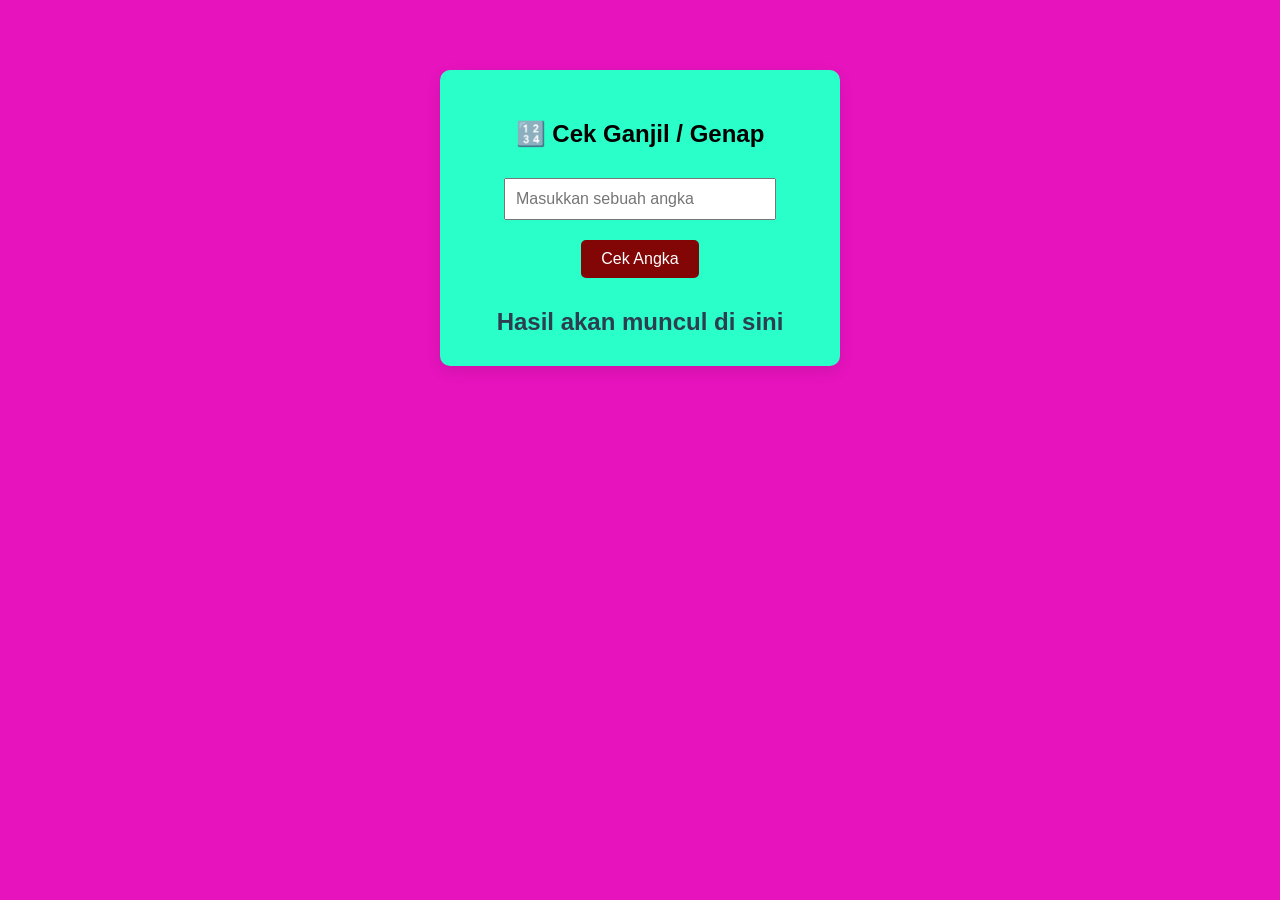
<file: pertemuan_5/GanjilGenap.html>
<!DOCTYPE html>
<html>

<head>
    <title>Cek Ganjil Genap</title>

    <style>
        body {
            font-family: Arial, sans-serif;
            max-width: 400px;
            margin: 50px auto;
            padding: 20px;
            background: #e713bd;
        }

        .container {
            background: rgb(42, 255, 202);
            padding: 30px;
            border-radius: 10px;
            box-shadow: 0 5px 15px rgba(0, 0, 0, 0.1);
            text-align: center;
        }

        input {
            padding: 10px;
            margin: 10px;
            font-size: 16px;
            width: 80%;
            box-sizing: border-box;
        }

        button {
            padding: 10px 20px;
            margin: 10px;
            font-size: 16px;
            background: #820606;
            color: white;
            border: none;
            border-radius: 5px;
            cursor: pointer;
        }

        button:hover {
            background: #c4df9b;
        }

        .hasil {
            font-size: 24px;
            font-weight: bold;
            color: #2c3e50;
            margin-top: 20px;
        }
    </style>
</head>

<body>

    <div class="container">

        <h2>🔢 Cek Ganjil / Genap</h2>

        <input 
            type="number" 
            id="angka" 
            placeholder="Masukkan sebuah angka"
        >

        <br>

        <button onclick="cekGanjilGenap()">Cek Angka</button>

        <div class="hasil">
            <span id="hasil">Hasil akan muncul di sini</span>
        </div>

    </div>

    <script>
        function cekGanjilGenap() {

            // Mengambil nilai angka dari input
            let angka = parseInt(document.getElementById("angka").value);

            // Mengecek apakah input kosong
            if (isNaN(angka)) {
                document.getElementById("hasil").innerHTML =
                    "Silakan masukkan angka!";
                return;
            }

            // Mengecek ganjil atau genap menggunakan modulus % 2
            if (angka % 2 === 0) {
                document.getElementById("hasil").innerHTML =
                    "Angka " + angka + " adalah GENAP";
            } else {
                document.getElementById("hasil").innerHTML =
                    "Angka " + angka + " adalah GANJIL";
            }
        }
    </script>

</body>

</html>
</file>
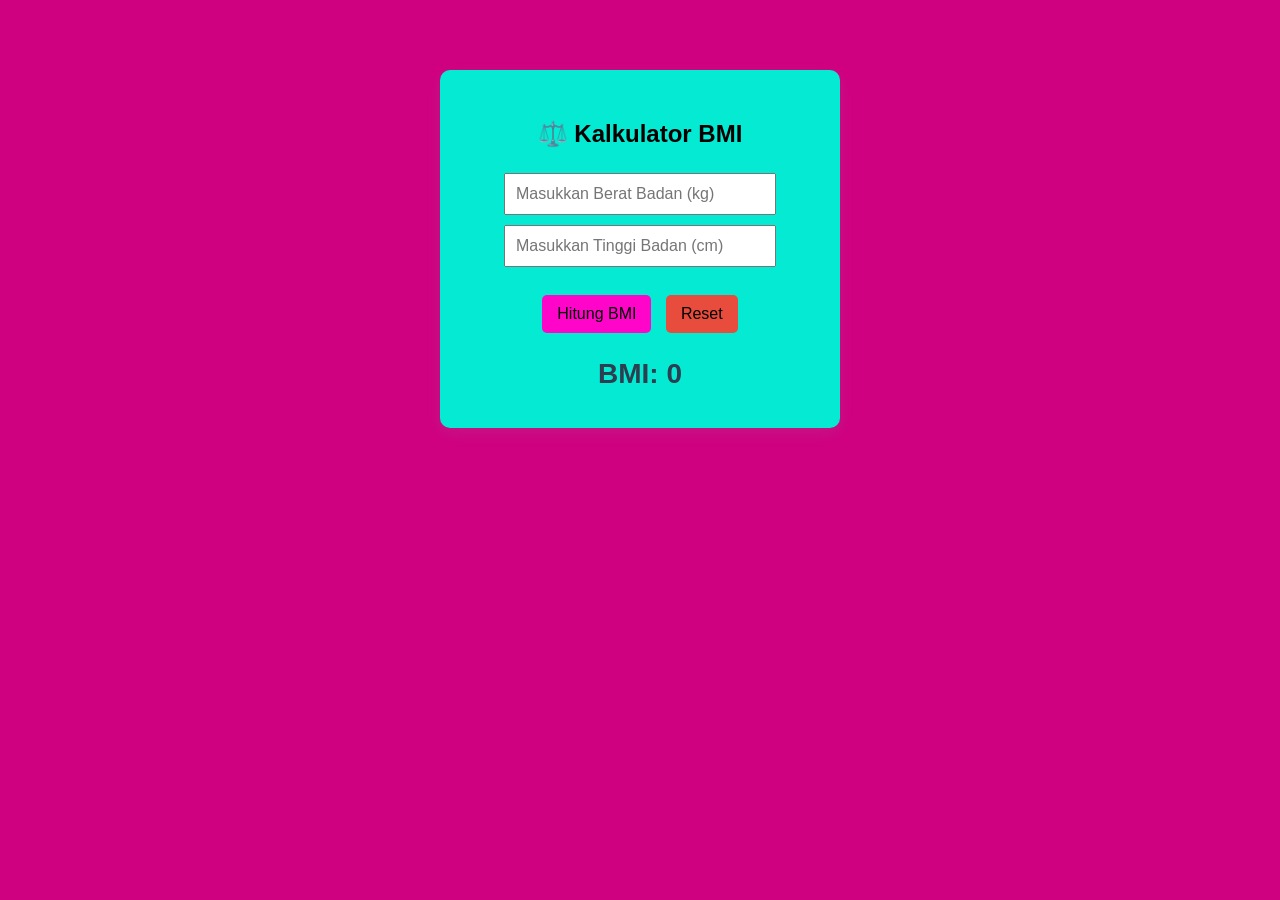
<file: pertemuan_5/KalkulatorBMI.html>
<!DOCTYPE html>
<html>

<head>
    <title>Kalkulator BMI</title>
    <style>
        body {
            font-family: Arial, sans-serif;
            max-width: 400px;
            margin: 50px auto;
            padding: 20px;
            background: #d00181;
        }

        .kalkulator {
            background: rgb(4, 234, 211);
            padding: 30px;
            border-radius: 10px;
            box-shadow: 0 5px 15px lch(75.33% 42.99 163.71 / 0.1);
            text-align: center;
        }

        input {
            padding: 10px;
            margin: 5px;
            font-size: 16px;
            width: 80%;
            box-sizing: border-box;
        }

        button {
            padding: 10px 15px;
            margin: 5px;
            font-size: 16px;
            background: #ff05c9;
            color: rgb(0, 0, 0);
            border: none;
            border-radius: 5px;
            cursor: pointer;
        }

        button:hover {
            background: #ffbff1;
        }

        .hasil {
            font-size: 28px;
            font-weight: bold;
            color: #2c3e50;
            margin-top: 20px;
        }

        .kategori {
            font-size: 16px;
            font-weight: bold;
            margin-top: 8px;
        }
    </style>
</head>

<body>
    <div class="kalkulator">
        <h2>⚖️ Kalkulator BMI</h2>

        <input type="number" id="berat" placeholder="Masukkan Berat Badan (kg)"><br>
        <input type="number" id="tinggi" placeholder="Masukkan Tinggi Badan (cm)"><br><br>

        <button onclick="hitungBMI()">Hitung BMI</button>
        <button onclick="reset()" style="background: #e74c3c;">Reset</button>

        <div class="hasil">BMI: <span id="hasilAngka">0</span></div>
        <div class="kategori" id="kategoriBMI"></div>
    </div>

    <script>
        // Penjelasan: document.getElementById digunakan untuk mengambil nilai dari tag HTML
        function hitungBMI() {
            let berat = parseFloat(document.getElementById('berat').value);
            let tinggiCm = parseFloat(document.getElementById('tinggi').value);

            // Validasi input harus diisi dan lebih dari 0
            if (isNaN(berat) || isNaN(tinggiCm) || berat <= 0 || tinggiCm <= 0) {
                alert('Peringatan: Masukkan berat dan tinggi badan yang valid!');
                return;
            }

            // Konversi tinggi dari cm ke meter
            let tinggiM = tinggiCm / 100;

            // Rumus BMI = berat (kg) / (tinggi (m) x tinggi (m))
            let bmi = berat / (tinggiM * tinggiM);

            document.getElementById('hasilAngka').innerHTML = bmi.toFixed(2);
            document.getElementById('kategoriBMI').innerHTML = tentukanKategori(bmi);
        }

        function tentukanKategori(bmi) {
            if (bmi < 18.5) {
                return 'Kategori: Berat Badan Kurang';
            } else if (bmi < 25) {
                return 'Kategori: Berat Badan Normal';
            } else if (bmi < 30) {
                return 'Kategori: Berat Badan Berlebih';
            } else {
                return 'Kategori: Obesitas';
            }
        }

        function reset() {
            document.getElementById('berat').value = "";
            document.getElementById('tinggi').value = "";
            document.getElementById('hasilAngka').innerHTML = '0';
            document.getElementById('kategoriBMI').innerHTML = '';
        }
    </script>
</body>

</html>
</file>
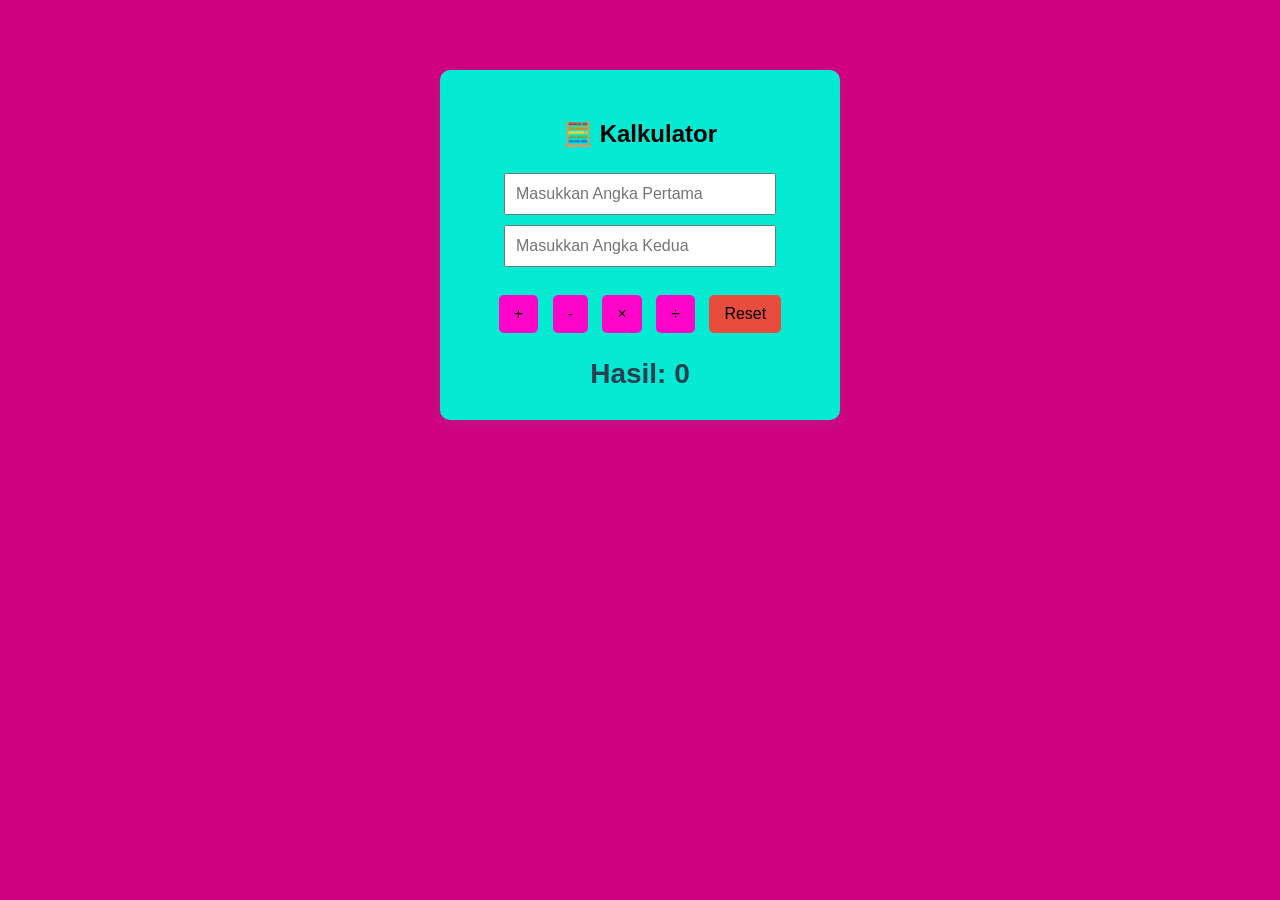
<file: pertemuan_5/kalkulatorsederhana.html>
<!DOCTYPE DOCTYPE html>
<html>

<head>
    <title>Kalkulator Sederhana</title>
    <style>
        body {
            font-family: Arial, sans-serif;
            max-width: 400px;
            margin: 50px auto;
            padding: 20px;
            background: #d00181;
        }

        .kalkulator {
            background: rgb(4, 234, 211);
            padding: 30px;
            border-radius: 10px;
            box-shadow: 0 5px 15px lch(75.33% 42.99 163.71 / 0.1);
            text-align: center;
        }

        input {
            padding: 10px;
            margin: 5px;
            font-size: 16px;
            width: 80%;
            box-sizing: border-box;
        }

        button {
            padding: 10px 15px;
            margin: 5px;
            font-size: 16px;
            background: #ff05c9;
            color: rgb(0, 0, 0);
            border: none;
            border-radius: 5px;
            cursor: pointer;
        }

        button:hover {
            background: #ffbff1;
        }

        .hasil {
            font-size: 28px;
            font-weight: bold;
            color: #2c3e50;
            margin-top: 20px;
        }
    </style>
</head>

<body>
    <div class="kalkulator">
        <h2>🧮 Kalkulator</h2>

        <input type="number" id="angka1" placeholder="Masukkan Angka Pertama"><br>
        <input type="number" id="angka2" placeholder="Masukkan Angka Kedua"><br><br>

        <button onclick="tambah()">+</button>
        <button onclick="kurang()">-</button>
        <button onclick="kali()">×</button>
        <button onclick="bagi()">÷</button>
        <button onclick="reset()" style="background: #e74c3c;">Reset</button>

        <div class="hasil">Hasil: <span id="hasilAngka">0</span></div>
    </div>

    <script>
        // Penjelasan: document.getElementById digunakan untuk mengambil nilai dari tag HTML
        function tambah() {
            let a = parseFloat(document.getElementById('angka1').value);
            let b = parseFloat(document.getElementById('angka2').value);
            document.getElementById('hasilAngka').innerHTML = a + b;
        }

        function kurang() {
            let a = parseFloat(document.getElementById('angka1').value);
            let b = parseFloat(document.getElementById('angka2').value);
            document.getElementById('hasilAngka').innerHTML = a - b;
        }

        function kali() {
            let a = parseFloat(document.getElementById('angka1').value);
            let b = parseFloat(document.getElementById('angka2').value);
            document.getElementById('hasilAngka').innerHTML = a * b;
        }

        function bagi() {
            let a = parseFloat(document.getElementById('angka1').value);
            let b = parseFloat(document.getElementById('angka2').value);

            // Validasi pencegahan pembagian dengan angka 0
            if (b === 0) {
                alert('Peringatan: Tidak bisa membagi angka dengan 0!');
                return;
            }

            document.getElementById('hasilAngka').innerHTML = a / b;
        }

        function reset() {
            document.getElementById('angka1').value = "";
            document.getElementById('angka2').value = "";
            document.getElementById('hasilAngka').innerHTML = '0';
        }
    </script>
</body>

</html>
</file>
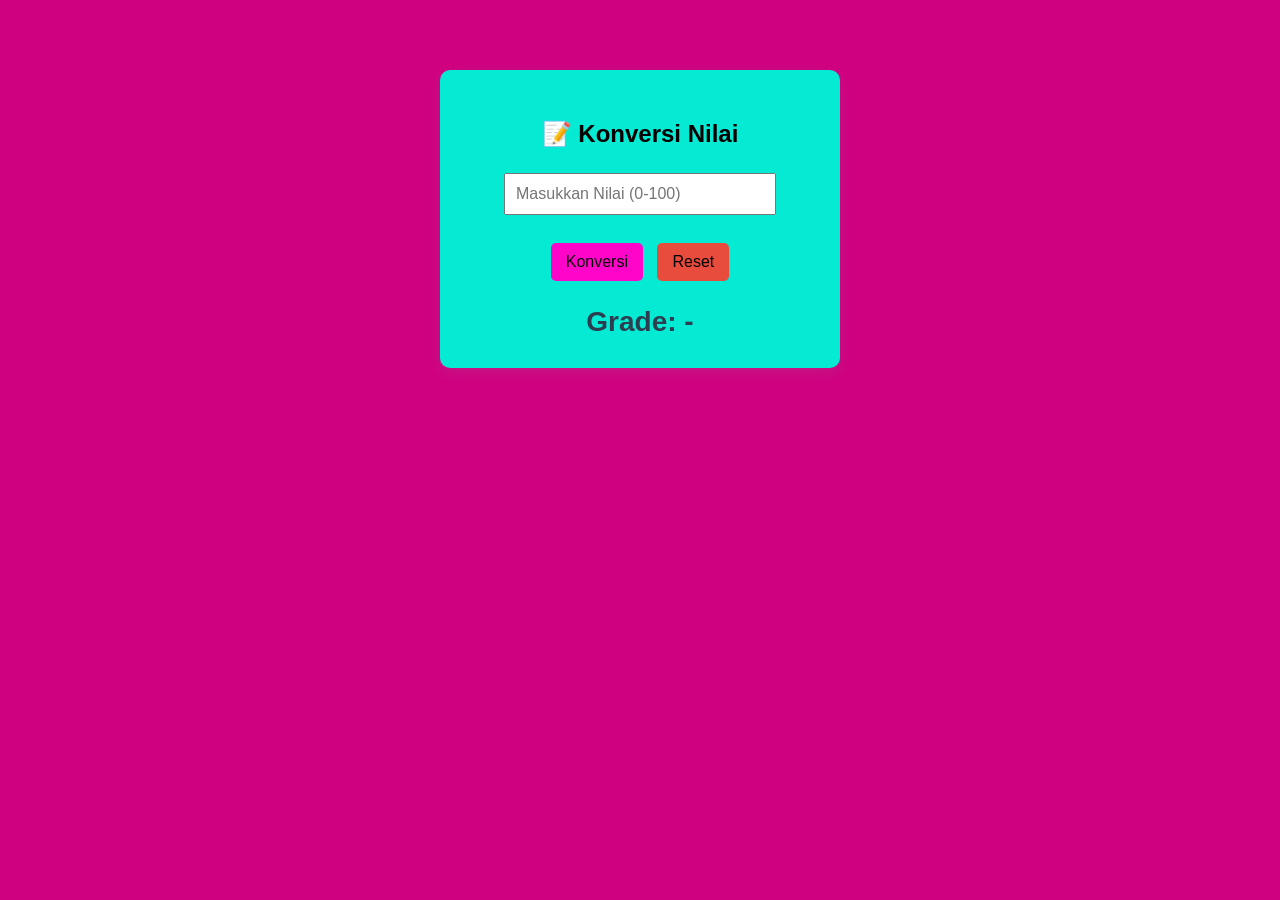
<file: pertemuan_5/KonversiNilaiMahasiswa.html>
<!DOCTYPE html>
<html>

<head>
    <title>Konversi Nilai Mahasiswa</title>
    <style>
        body {
            font-family: Arial, sans-serif;
            max-width: 400px;
            margin: 50px auto;
            padding: 20px;
            background: #d00181;
        }

        .kalkulator {
            background: rgb(4, 234, 211);
            padding: 30px;
            border-radius: 10px;
            box-shadow: 0 5px 15px lch(75.33% 42.99 163.71 / 0.1);
            text-align: center;
        }

        input {
            padding: 10px;
            margin: 5px;
            font-size: 16px;
            width: 80%;
            box-sizing: border-box;
        }

        button {
            padding: 10px 15px;
            margin: 5px;
            font-size: 16px;
            background: #ff05c9;
            color: rgb(0, 0, 0);
            border: none;
            border-radius: 5px;
            cursor: pointer;
        }

        button:hover {
            background: #ffbff1;
        }

        .hasil {
            font-size: 28px;
            font-weight: bold;
            color: #2c3e50;
            margin-top: 20px;
        }
    </style>
</head>

<body>
    <div class="kalkulator">
        <h2>📝 Konversi Nilai</h2>

        <input type="number" id="nilai" placeholder="Masukkan Nilai (0-100)"><br><br>

        <button onclick="konversiNilai()">Konversi</button>
        <button onclick="reset()" style="background: #e74c3c;">Reset</button>

        <div class="hasil">Grade: <span id="idTarget">-</span></div>
    </div>

    <script>
        // Penjelasan: document.getElementById digunakan untuk mengambil nilai dari tag HTML
        function konversiNilai() {
            let nilai = parseFloat(document.getElementById('nilai').value);

            // Validasi input harus diisi dan dalam rentang 0-100
            if (isNaN(nilai) || nilai < 0 || nilai > 100) {
                alert('Peringatan: Masukkan nilai antara 0 sampai 100!');
                return;
            }

            let grade;

            // Percabangan if - else if - else
            if (nilai >= 90 && nilai <= 100) {
                grade = 'A';
            } else if (nilai >= 80 && nilai <= 89) {
                grade = 'B';
            } else if (nilai >= 70 && nilai <= 79) {
                grade = 'C';
            } else if (nilai >= 60 && nilai <= 69) {
                grade = 'D';
            } else {
                grade = 'E';
            }

            document.getElementById('idTarget').innerHTML = grade;
        }

        function reset() {
            document.getElementById('nilai').value = "";
            document.getElementById('idTarget').innerHTML = '-';
        }
    </script>
</body>

</html>
</file>
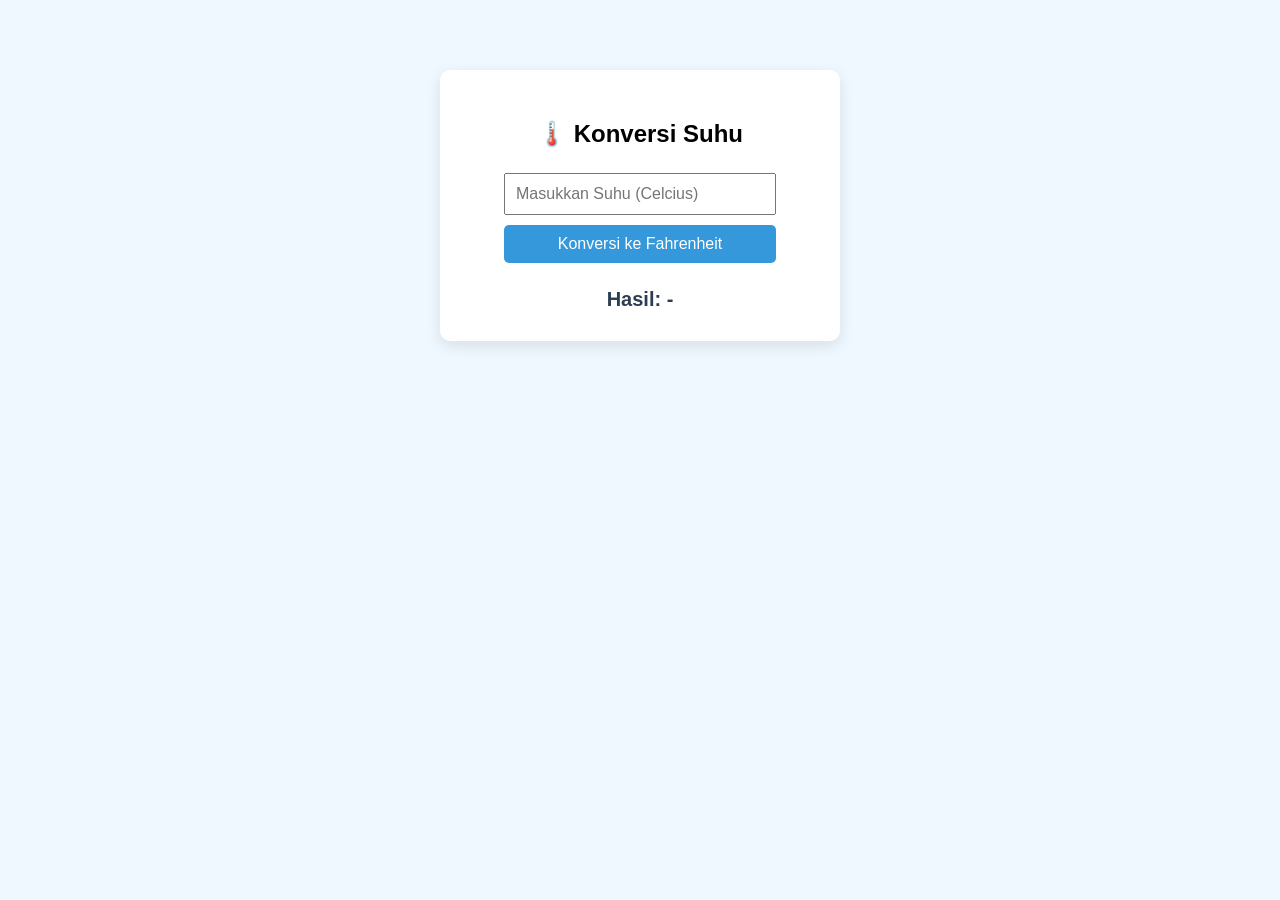
<file: pertemuan_5/Konversisuhu.html>
<!DOCTYPE html>
<html>
<head>
    <title>Konversi Suhu</title>
    <style>
        body { font-family: Arial, sans-serif; max-width: 400px; margin: 50px auto; padding: 20px; background: #f0f8ff; }
        .container { background: white; padding: 30px; border-radius: 10px; box-shadow: 0 5px 15px rgba(0,0,0,0.1); text-align: center; }
        input, button { padding: 10px; margin: 5px; font-size: 16px; width: 80%; box-sizing: border-box; }
        button { background: #3498db; color: white; border: none; border-radius: 5px; cursor: pointer; }
        button:hover { background: #2980b9; }
        .hasil { font-size: 20px; font-weight: bold; margin-top: 20px; color: #2c3e50; }
    </style>
</head>
<body>
    <div class="container">
        <h2>🌡️ Konversi Suhu</h2>
        <input type="number" id="celcius" placeholder="Masukkan Suhu (Celcius)"><br>
        <button onclick="konversiSuhu()">Konversi ke Fahrenheit</button>
        <div class="hasil">Hasil: <span id="hasilFahrenheit">-</span></div>
    </div>

    <script>
        function konversiSuhu() {
            let c = parseFloat(document.getElementById('celcius').value);
            if (isNaN(c)) {
                alert("Masukkan angka yang valid!");
                return;
            }
            let f = (c * 9 / 5) + 32;
            document.getElementById('hasilFahrenheit').innerText = f + " °F";
        }
    </script>
</body>
</html>
</file>
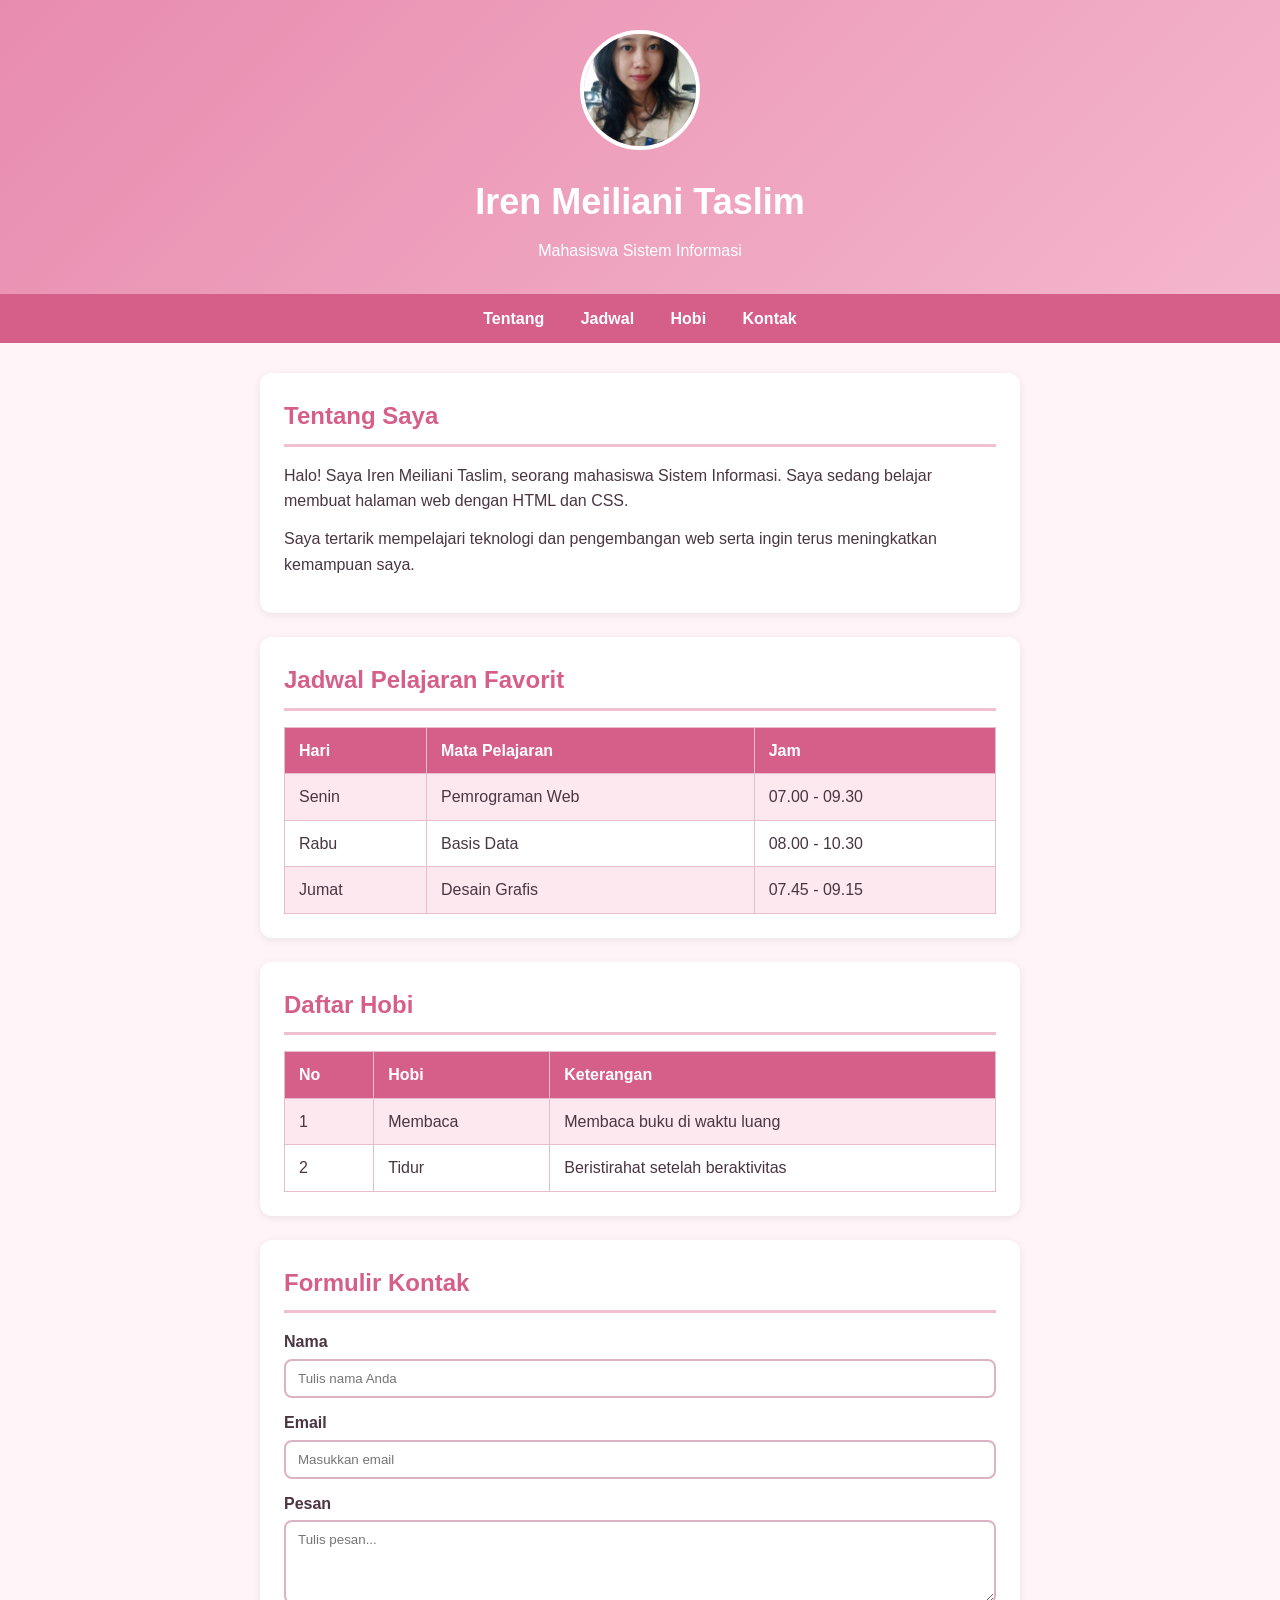
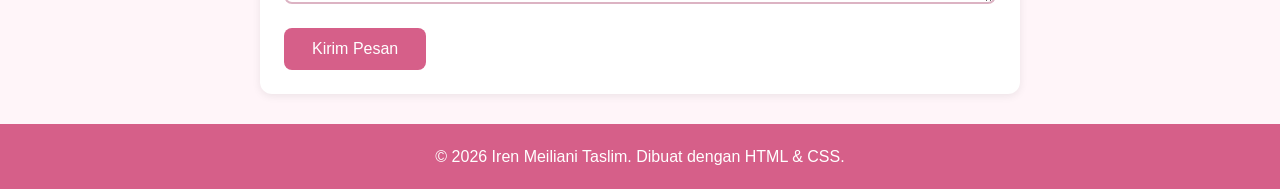
<file: Praktik-CSS/index0.html>
<!DOCTYPE html>
<html lang="id">
<head>
    <meta charset="UTF-8">
    <meta name="viewport" content="width=device-width, initial-scale=1.0">
<title>Profil Saya</title>
<link rel="stylesheet" href="style0.css">
</head>

<body>
<header class="header">
    <img src="profil.jpeg" alt="Foto Profil" class="foto">
    <h1>Iren Meiliani Taslim</h1>
    <p>Mahasiswa Sistem Informasi</p>
</header>
<nav class="nav">
    <a href="#tentang">Tentang</a>
    <a href="#jadwal">Jadwal</a>
    <a href="#hobi">Hobi</a>
    <a href="#kontak">Kontak</a>
</nav>

<main class="konten">
    <section id="tentang">
        <h2>Tentang Saya</h2>
        <p>
            Halo! Saya Iren Meiliani Taslim, seorang mahasiswa
            Sistem Informasi. Saya sedang belajar membuat halaman
            web dengan HTML dan CSS.
        </p>
        <p>
            Saya tertarik mempelajari teknologi dan pengembangan
            web serta ingin terus meningkatkan kemampuan saya.
        </p>
    </section>
    <section id="jadwal">
        <h2>Jadwal Pelajaran Favorit</h2>
        <table>
            <tr>
                <th>Hari</th>
                <th>Mata Pelajaran</th>
                <th>Jam</th>
            </tr>
            <tr>
                <td>Senin</td>
                <td>Pemrograman Web</td>
                <td>07.00 - 09.30</td>
            </tr>
            <tr>
                <td>Rabu</td>
                <td>Basis Data</td>
                <td>08.00 - 10.30</td>
            </tr>
            <tr>
                <td>Jumat</td>
                <td>Desain Grafis</td>
                <td>07.45 - 09.15</td>
            </tr>
        </table>
    </section>


    <section id="hobi">
        <h2>Daftar Hobi</h2>
        <table>
            <tr>
                <th>No</th>
                <th>Hobi</th>
                <th>Keterangan</th>
            </tr>
            <tr>
                <td>1</td>
                <td>Membaca</td>
                <td>Membaca buku di waktu luang</td>
            </tr>
            <tr>
                <td>2</td>
                <td>Tidur</td>
                <td>Beristirahat setelah beraktivitas</td>
            </tr>
        </table>
    </section>

    <section id="kontak">
        <h2>Formulir Kontak</h2>
        <form>
            <label for="nama">Nama</label>
            <input
                type="text"
                id="nama"
                placeholder="Tulis nama Anda"
            >
            <label for="email">Email</label>
            <input
                type="email"
                id="email"
                placeholder="Masukkan email"
            >
            <label for="pesan">Pesan</label>
            <textarea
                id="pesan"
                rows="4"
                placeholder="Tulis pesan..."
            ></textarea>

            <button type="submit">
                Kirim Pesan
            </button>
        </form>
    </section>
</main>


<footer class="footer">
    <p>
        © 2026 Iren Meiliani Taslim. Dibuat dengan HTML & CSS.
    </p>
</footer>
</body>
</html>
</file>
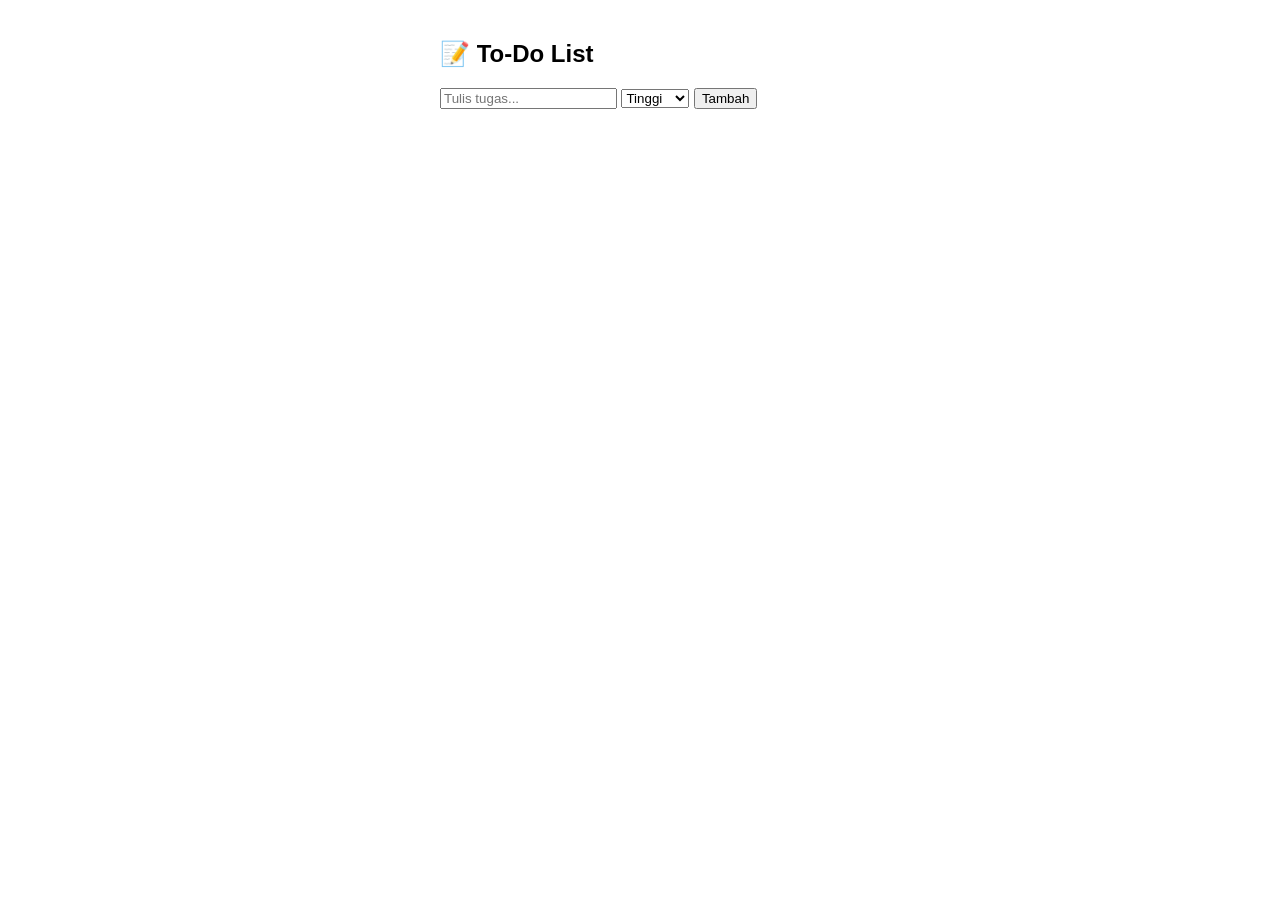
<file: UTS_H1101251062_IrenMeilianiTaslim/UTS_H1101251062_IRENMEILIANITASLIM.html>
<!DOCTYPE html>
<html>
<head>
    <title>ToDo_2025062</title>
    <style>
        body{font-family:Arial;max-width:400px;margin:40px auto;}
        li{margin:8px 0;padding:8px;border-radius:5px; 
            display:flex;justify-content:space-between;}
        .tinggi{background:#ff9999;}
        .sedang{background:#ffe680;}
        .rendah{background:#b3e6b3;}
        button{cursor:pointer;}
    </style>
</head>
<body>
    <h2>📝 To-Do List</h2>
    <input type="text" id="input" placeholder="Tulis tugas..."> 
    <select id="operator">
        <option value="Tinggi">Tinggi</option>
        <option value="Sedang">Sedang</option>
        <option value="Rendah">Ringan</option>
    </select>
    <button id="tambah">Tambah</button>
    <ul id="list"></ul>
    <script>
    const input = document.getElementById("input");
    const op = document.getElementById("operator");
    const btn = document.getElementById("tambah");
    const list = document.getElementById("list");
    btn.addEventListener("click", function() {
        const teks = input.value.trim();
        if (teks === "") { 
            alert("Tugas tidak boleh kosong!"); 
            return; 
        }
        const li = document.createElement("li");
        li.innerHTML = `<span>${teks}</span>
            <button class="hapus">Selesai</button>`;
        if (op.value === "Tinggi") {
            li.classList.add("tinggi");
        } else if (op.value === "Sedang") {
            li.classList.add("sedang");
        } else {
            li.classList.add("rendah");
        }
        li.querySelector(".hapus").addEventListener("click", function() {
            li.remove();
        });
        if (op.value === "Tinggi") {
            list.insertBefore(li, list.firstChild);
        } else if (op.value === "Sedang") {
            const rendah = list.querySelector(".rendah");
            if (rendah) {
                list.insertBefore(li, rendah);
            } else {
                list.appendChild(li);
            }
        } else {
            list.appendChild(li);
        }
        input.value = "";
    });
    input.addEventListener("keypress", function(e) {
        if (e.key === "Enter") btn.click();
    });
    </script>
</body>
</html>
</file>
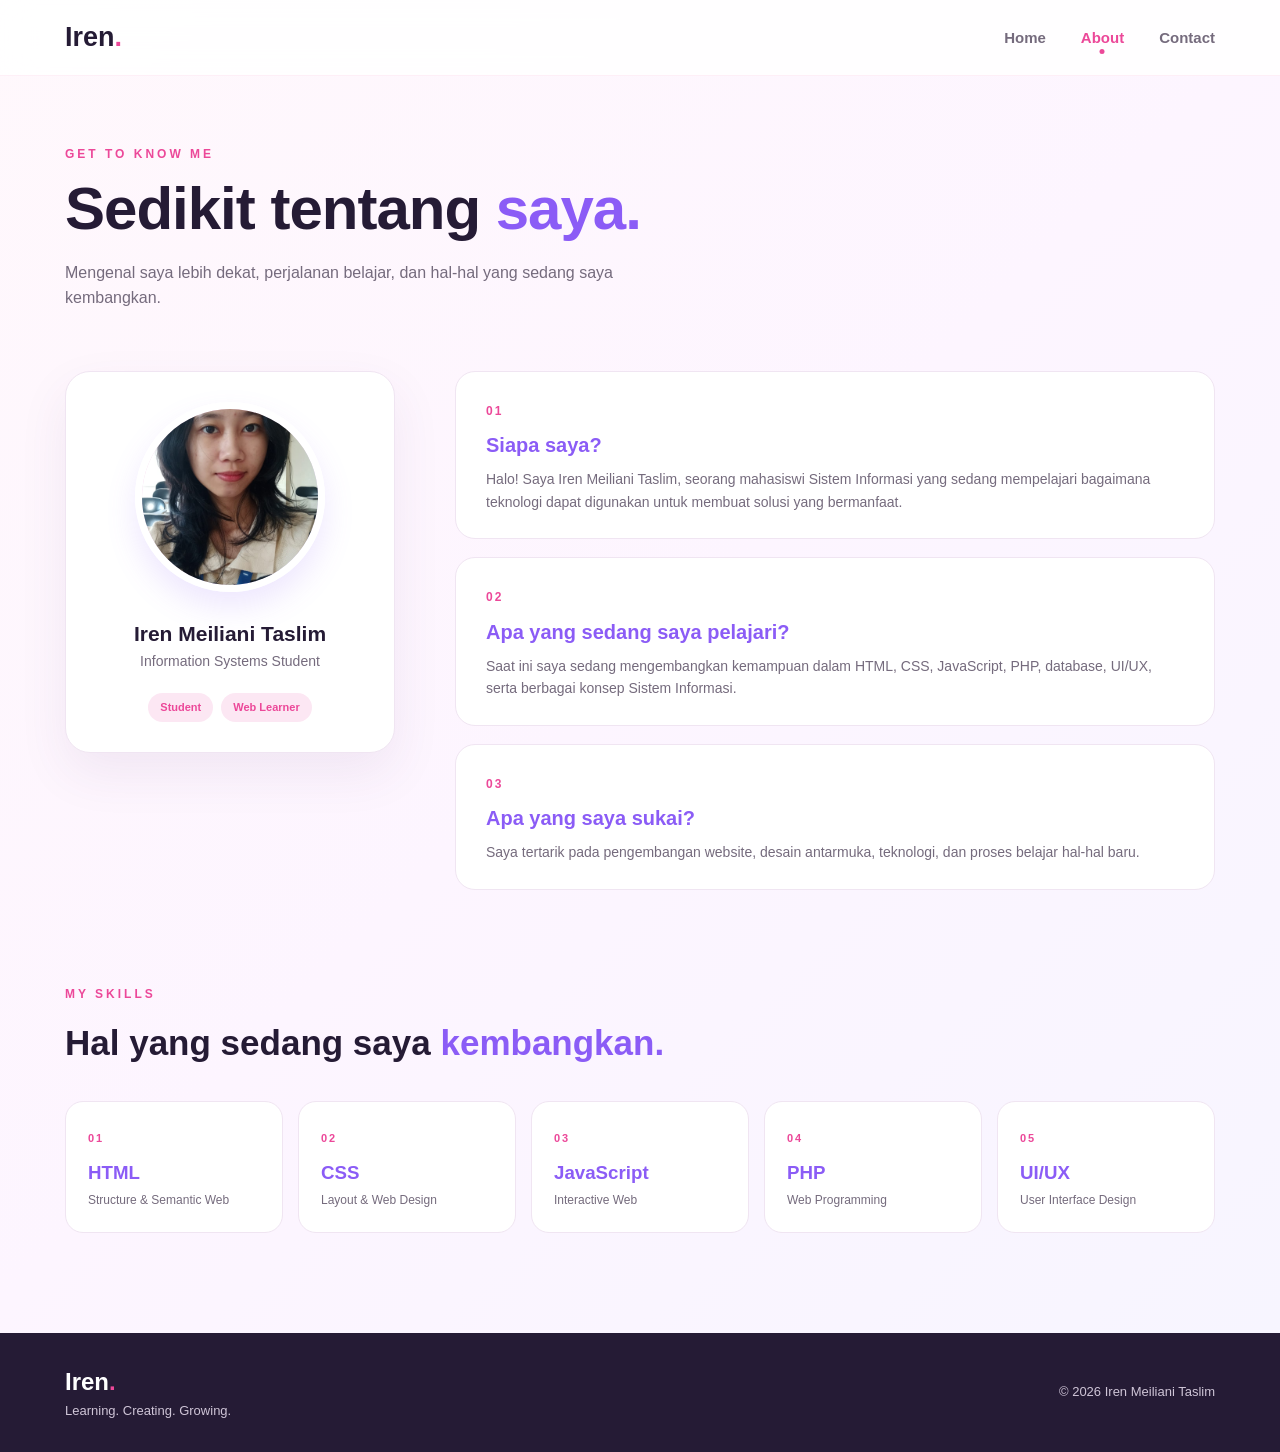
<file: pertemuan_7/portofolio/about.html>
<!DOCTYPE html>
<html lang="id">
<head>
    <meta charset="UTF-8">
    <meta name="viewport" content="width=device-width, initial-scale=1.0">

    <title>About | Iren</title>

    <link rel="stylesheet" href="css/style.css">
</head>

<body>

    <!-- NAVBAR -->
    <nav>
        <div class="container nav-container">

            <a href="index.html" class="logo">
                Iren<span>.</span>
            </a>

            <ul class="nav-links">
                <li>
                    <a href="index.html">Home</a>
                </li>

                <li>
                    <a href="about.html">About</a>
                </li>

                <li>
                    <a href="contact.html">Contact</a>
                </li>
            </ul>

        </div>
    </nav>


    <!-- ABOUT -->
    <main class="about-page">

        <div class="about-decoration about-circle"></div>

        <div class="container">

            <div class="page-title">
                <span class="section-label">
                    GET TO KNOW ME
                </span>

                <h1>
                    Sedikit tentang
                    <span>saya.</span>
                </h1>

                <p>
                    Mengenal saya lebih dekat, perjalanan belajar,
                    dan hal-hal yang sedang saya kembangkan.
                </p>
            </div>


            <div class="about-grid">

                <!-- PROFILE -->
                <div class="about-profile">

                    <div class="about-photo">

                        <img
                            src="images/profil.jpeg"
                            alt="Foto Iren"
                        >

                    </div>

                    <h2>
                        Iren Meiliani Taslim
                    </h2>

                    <p>
                        Information Systems Student
                    </p>

                    <div class="profile-tags">

                        <span>Student</span>
                        <span>Web Learner</span>

                    </div>

                </div>


                <!-- INFORMATION -->
                <div class="about-info">

                    <div class="about-card">

                        <span class="card-number">
                            01
                        </span>

                        <h3>
                            Siapa saya?
                        </h3>

                        <p>
                            Halo! Saya Iren Meiliani Taslim,
                            seorang mahasiswi Sistem Informasi
                            yang sedang mempelajari bagaimana
                            teknologi dapat digunakan untuk
                            membuat solusi yang bermanfaat.
                        </p>

                    </div>


                    <div class="about-card">

                        <span class="card-number">
                            02
                        </span>

                        <h3>
                            Apa yang sedang saya pelajari?
                        </h3>

                        <p>
                            Saat ini saya sedang mengembangkan
                            kemampuan dalam HTML, CSS, JavaScript,
                            PHP, database, UI/UX, serta berbagai
                            konsep Sistem Informasi.
                        </p>

                    </div>


                    <div class="about-card">

                        <span class="card-number">
                            03
                        </span>

                        <h3>
                            Apa yang saya sukai?
                        </h3>

                        <p>
                            Saya tertarik pada pengembangan website,
                            desain antarmuka, teknologi, dan proses
                            belajar hal-hal baru.
                        </p>

                    </div>

                </div>

            </div>


            <!-- SKILLS -->
            <div class="skills-section">

                <span class="section-label">
                    MY SKILLS
                </span>

                <h2>
                    Hal yang sedang saya
                    <span>kembangkan.</span>
                </h2>

                <div class="skills-list">

                    <div class="skill-item">
                        <span class="skill-icon">01</span>
                        <h3>HTML</h3>
                        <p>Structure & Semantic Web</p>
                    </div>

                    <div class="skill-item">
                        <span class="skill-icon">02</span>
                        <h3>CSS</h3>
                        <p>Layout & Web Design</p>
                    </div>

                    <div class="skill-item">
                        <span class="skill-icon">03</span>
                        <h3>JavaScript</h3>
                        <p>Interactive Web</p>
                    </div>

                    <div class="skill-item">
                        <span class="skill-icon">04</span>
                        <h3>PHP</h3>
                        <p>Web Programming</p>
                    </div>

                    <div class="skill-item">
                        <span class="skill-icon">05</span>
                        <h3>UI/UX</h3>
                        <p>User Interface Design</p>
                    </div>

                </div>

            </div>

        </div>

    </main>


    <!-- FOOTER -->
    <footer>

        <div class="container footer-content">

            <div>
                <div class="footer-logo">
                    Iren<span>.</span>
                </div>

                <p>
                    Learning. Creating. Growing.
                </p>
            </div>

            <div class="footer-right">
                <p>
                    &copy; 2026 Iren Meiliani Taslim
                </p>
            </div>

        </div>

    </footer>


    <script src="js/main.js"></script>

</body>
</html>
</file>
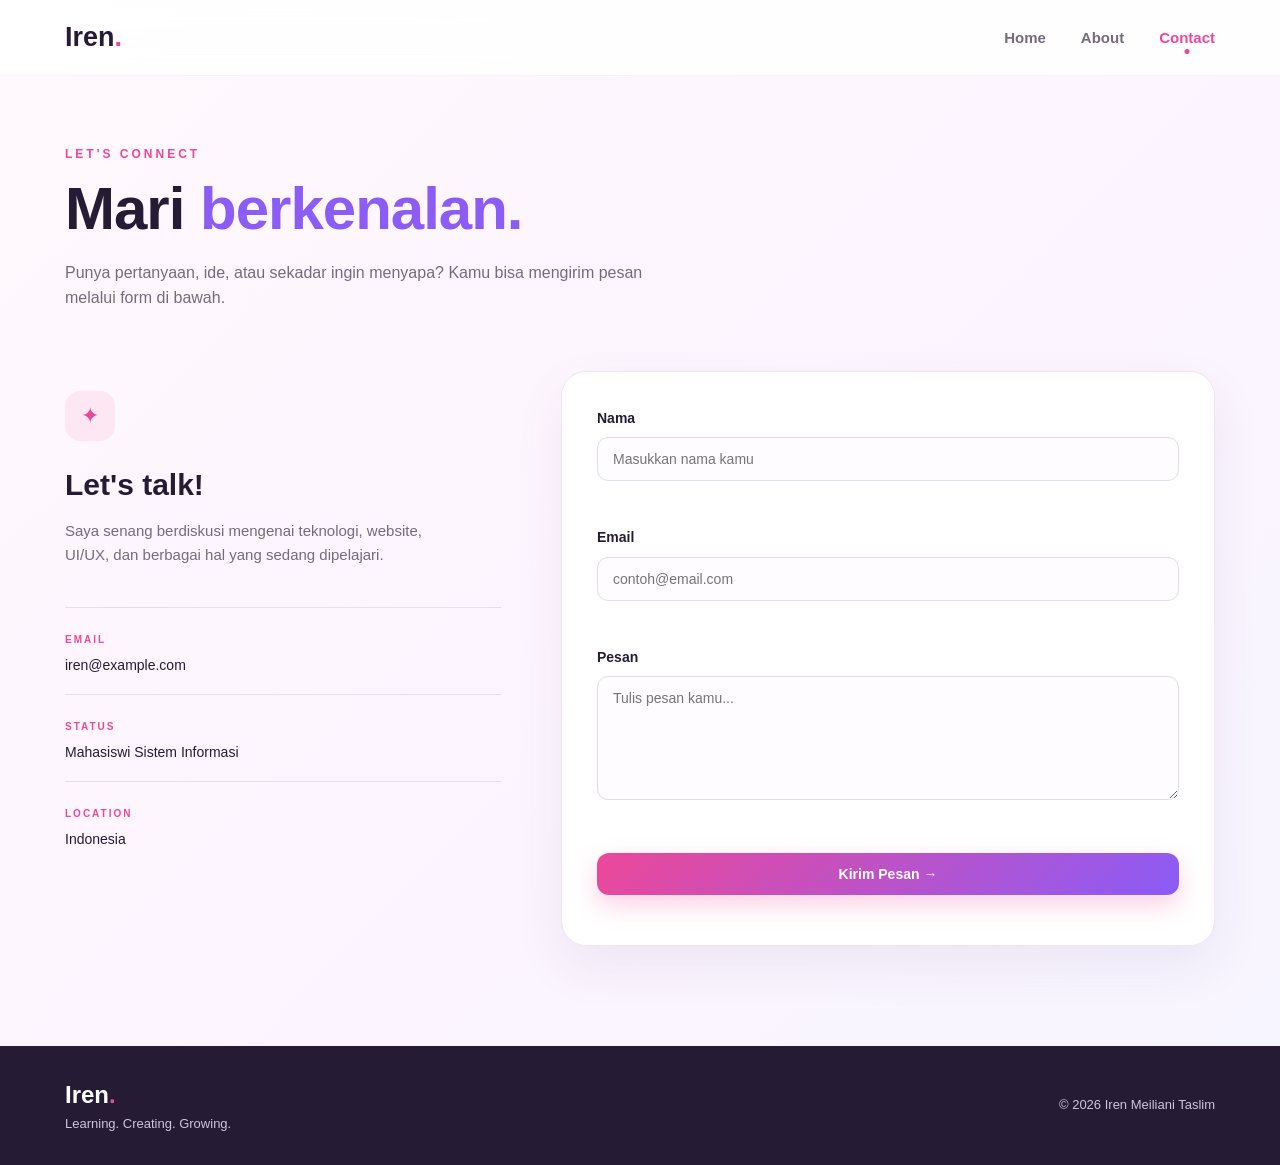
<file: pertemuan_7/portofolio/contact.html>
<!DOCTYPE html>
<html lang="id">
<head>
    <meta charset="UTF-8">
    <meta name="viewport" content="width=device-width, initial-scale=1.0">

    <title>Contact | Iren</title>

    <link rel="stylesheet" href="css/style.css">
</head>

<body>

    <!-- NAVBAR -->
    <nav>
        <div class="container nav-container">

            <a href="index.html" class="logo">
                Iren<span>.</span>
            </a>

            <ul class="nav-links">
                <li>
                    <a href="index.html">Home</a>
                </li>

                <li>
                    <a href="about.html">About</a>
                </li>

                <li>
                    <a href="contact.html">Contact</a>
                </li>
            </ul>

        </div>
    </nav>


    <!-- CONTACT -->
    <main class="contact-page">

        <div class="contact-decoration"></div>

        <div class="container">

            <div class="page-title">

                <span class="section-label">
                    LET'S CONNECT
                </span>

                <h1>
                    Mari
                    <span>berkenalan.</span>
                </h1>

                <p>
                    Punya pertanyaan, ide, atau sekadar ingin
                    menyapa? Kamu bisa mengirim pesan melalui
                    form di bawah.
                </p>

            </div>


            <div class="contact-grid">

                <!-- CONTACT INFORMATION -->
                <div class="contact-info">

                    <div class="contact-intro">

                        <div class="contact-icon">
                            ✦
                        </div>

                        <h2>
                            Let's talk!
                        </h2>

                        <p>
                            Saya senang berdiskusi mengenai
                            teknologi, website, UI/UX, dan
                            berbagai hal yang sedang dipelajari.
                        </p>

                    </div>


                    <div class="contact-detail">

                        <span>EMAIL</span>

                        <p>
                            iren@example.com
                        </p>

                    </div>


                    <div class="contact-detail">

                        <span>STATUS</span>

                        <p>
                            Mahasiswi Sistem Informasi
                        </p>

                    </div>


                    <div class="contact-detail">

                        <span>LOCATION</span>

                        <p>
                            Indonesia
                        </p>

                    </div>

                </div>


                <!-- FORM -->
                <div class="contact-form-card">

                    <form id="contact-form">

                        <div class="form-group">

                            <label for="name">
                                Nama
                            </label>

                            <input
                                type="text"
                                id="name"
                                name="name"
                                placeholder="Masukkan nama kamu"
                            >

                            <small
                                class="error-message"
                                id="name-error">
                            </small>

                        </div>


                        <div class="form-group">

                            <label for="email">
                                Email
                            </label>

                            <input
                                type="email"
                                id="email"
                                name="email"
                                placeholder="contoh@email.com"
                            >

                            <small
                                class="error-message"
                                id="email-error">
                            </small>

                        </div>


                        <div class="form-group">

                            <label for="message">
                                Pesan
                            </label>

                            <textarea
                                id="message"
                                name="message"
                                rows="6"
                                placeholder="Tulis pesan kamu..."
                            ></textarea>

                            <small
                                class="error-message"
                                id="message-error">
                            </small>

                        </div>


                        <button
                            type="submit"
                            class="btn primary-btn submit-btn">

                            Kirim Pesan →

                        </button>

                        <p
                            id="form-success"
                            class="form-success">
                        </p>

                    </form>

                </div>

            </div>

        </div>

    </main>


    <!-- FOOTER -->
    <footer>

        <div class="container footer-content">

            <div>
                <div class="footer-logo">
                    Iren<span>.</span>
                </div>

                <p>
                    Learning. Creating. Growing.
                </p>
            </div>

            <div class="footer-right">
                <p>
                    &copy; 2026 Iren Meiliani Taslim
                </p>
            </div>

        </div>

    </footer>


    <script src="js/main.js"></script>

</body>
</html>
</file>
<file: Praktik-CSS/style0.css>
/* ===== Pengaturan Dasar ===== */

* {
  margin: 0;
  padding: 0;
  box-sizing: border-box;
  }

body {
font-family: Arial, Helvetica, sans-serif;
line-height: 1.6;
color: #4a3540;
background-color: #fff5f9;
}

/* ===== Header ===== */

.header {
background: linear-gradient(135deg, #e88caf, #f4b6cc);
color: #ffffff;
text-align: center;
padding: 30px 20px;
}

.header h1 {
font-size: 36px;
margin-bottom: 8px;
}

.header p {
font-size: 16px;
}

.foto {
width: 120px;
height: 120px;
object-fit: cover;
border-radius: 50%;
border: 4px solid #ffffff;
margin-bottom: 15px;
}

/* ===== Navigasi ===== */

.nav {
background-color: #d65f89;
text-align: center;
padding: 12px;
}

.nav a {
color: #ffffff;
text-decoration: none;
margin: 0 16px;
font-weight: bold;
}

.nav a:hover {
color: #ffe1eb;
}

/* ===== Konten ===== */

.konten {
max-width: 800px;
margin: 30px auto;
padding: 0 20px;
}

.konten section {
background-color: #ffffff;
border-radius: 12px;
padding: 24px;
margin-bottom: 24px;
box-shadow: 0 2px 8px rgba(0, 0, 0, 0.08);
}

.konten h2 {
color: #d65f89;
border-bottom: 3px solid #f1bfd0;
padding-bottom: 8px;
margin-bottom: 16px;
}

.konten p {
margin-bottom: 12px;
}

/* ===== Tabel ===== */

table {
width: 100%;
border-collapse: collapse;
}

th,
td {
border: 1px solid #e7bdce;
padding: 10px 14px;
text-align: left;
}

th {
background-color: #d65f89;
color: #ffffff;
}

tr:nth-child(even) {
background-color: #fde8f0;
}

tr:hover {
background-color: #f7d5e1;
}

/* ===== Formulir ===== */

form label {
display: block;
font-weight: bold;
margin: 12px 0 4px;
}

form input,
form textarea {
width: 100%;
padding: 10px 12px;
border: 2px solid #dcb3c3;
border-radius: 8px;
font-family: inherit;
}

form input:focus,
form textarea:focus {
outline: none;
border-color: #d65f89;
}

form button {
margin-top: 16px;
background-color: #d65f89;
color: #ffffff;
border: none;
padding: 12px 28px;
border-radius: 8px;
font-size: 16px;
cursor: pointer;
transition: 0.3s;
}

form button:hover {
background-color: #b84b70;
transform: scale(1.05);
}

/* ===== Footer ===== */

.footer {
background-color: #d65f89;
color: #ffffff;
text-align: center;
padding: 20px;
}
</file>
<file: pertemuan_7/portofolio/css/style.css>
/* ========================================
   RESET & VARIABLES
======================================== */

* {
    margin: 0;
    padding: 0;
    box-sizing: border-box;
}

:root {
    --pink: #ec4899;
    --pink-light: #fce7f3;

    --purple: #8b5cf6;
    --purple-dark: #4c1d95;

    --dark: #251b35;

    --gray: #756b7d;

    --white: #ffffff;

    --background: #fff9fd;

    --border: #f0e5f2;
}

html {
    scroll-behavior: smooth;
}

body {
    font-family:
        "Segoe UI",
        Tahoma,
        Geneva,
        Verdana,
        sans-serif;

    background: var(--background);

    color: var(--dark);

    line-height: 1.6;
}

.container {
    width: 90%;

    max-width: 1150px;

    margin: auto;
}


/* ========================================
   NAVBAR
======================================== */

nav {
    position: fixed;

    top: 0;
    left: 0;

    width: 100%;

    background:
        rgba(255, 255, 255, 0.88);

    backdrop-filter: blur(15px);

    border-bottom:
        1px solid rgba(236, 72, 153, 0.08);

    z-index: 1000;
}

.nav-container {
    height: 75px;

    display: flex;

    align-items: center;

    justify-content: space-between;
}

.logo {
    text-decoration: none;

    font-size: 27px;

    font-weight: 800;

    color: var(--dark);
}

.logo span,
.footer-logo span {
    color: var(--pink);
}

.nav-links {
    display: flex;

    gap: 35px;

    list-style: none;
}

.nav-links a {
    position: relative;

    text-decoration: none;

    color: var(--gray);

    font-size: 15px;

    font-weight: 600;

    transition: 0.3s;
}

.nav-links a:hover,
.nav-links a.active {
    color: var(--pink);
}

.nav-links a.active::after {
    content: "";

    position: absolute;

    left: 50%;

    bottom: -8px;

    width: 5px;

    height: 5px;

    transform:
        translateX(-50%);

    background: var(--pink);

    border-radius: 50%;
}


/* ========================================
   GENERAL BUTTON
======================================== */

.btn {
    display: inline-flex;

    align-items: center;

    justify-content: center;

    padding: 13px 24px;

    border-radius: 12px;

    text-decoration: none;

    font-weight: 700;

    transition: 0.3s;
}

.primary-btn {
    color: white;

    background:
        linear-gradient(
            135deg,
            var(--pink),
            var(--purple)
        );

    box-shadow:
        0 10px 25px
        rgba(236, 72, 153, 0.25);

    border: none;
}

.primary-btn:hover {
    transform: translateY(-4px);

    box-shadow:
        0 15px 30px
        rgba(236, 72, 153, 0.35);
}

.secondary-btn {
    color: var(--purple);

    background: white;

    border: 1px solid #eadcf4;
}

.secondary-btn:hover {
    transform: translateY(-4px);

    border-color: var(--pink);

    color: var(--pink);
}


/* ========================================
   HOME - HERO
======================================== */

.hero {
    position: relative;

    min-height: 100vh;

    padding-top: 75px;

    display: flex;

    align-items: center;

    overflow: hidden;

    background:
        radial-gradient(
            circle at 10% 20%,
            rgba(236, 72, 153, 0.13),
            transparent 30%
        ),
        radial-gradient(
            circle at 90% 70%,
            rgba(139, 92, 246, 0.13),
            transparent 30%
        ),
        linear-gradient(
            135deg,
            #fff8fc,
            #fdf5ff,
            #f5f3ff
        );
}

.hero-container {
    display: grid;

    grid-template-columns:
        1.1fr 0.9fr;

    gap: 80px;

    align-items: center;
}

.hello-badge {
    display: inline-flex;

    align-items: center;

    gap: 8px;

    padding: 8px 15px;

    background: white;

    border: 1px solid #f3d4e6;

    border-radius: 30px;

    color: var(--purple);

    font-size: 13px;

    font-weight: 600;

    box-shadow:
        0 8px 25px
        rgba(139, 92, 246, 0.08);

    margin-bottom: 25px;
}

.hello-badge span {
    color: var(--pink);
}

.hero-content h1 {
    font-size:
        clamp(45px, 6vw, 72px);

    line-height: 1.08;

    letter-spacing: -2px;

    margin-bottom: 25px;
}

#typing-text {
    color: var(--pink);
}

.cursor {
    color: var(--purple);

    animation:
        blink 0.8s infinite;
}

@keyframes blink {

    50% {
        opacity: 0;
    }

}

.hero-description {
    max-width: 550px;

    color: var(--gray);

    font-size: 17px;

    margin-bottom: 30px;
}

.hero-buttons {
    display: flex;

    gap: 15px;

    flex-wrap: wrap;
}

.mini-info {
    display: flex;

    align-items: center;

    gap: 20px;

    margin-top: 45px;
}

.mini-info div:not(.line) {
    display: flex;

    flex-direction: column;
}

.mini-info strong {
    font-size: 21px;
}

.mini-info span {
    color: var(--gray);

    font-size: 12px;
}

.mini-info .line {
    width: 1px;

    height: 30px;

    background: #ded5e3;
}


/* ========================================
   HOME - PROFILE CARD
======================================== */

.hero-card-wrapper {
    display: flex;

    justify-content: center;
}

.hero-card {
    position: relative;

    width: 350px;

    min-height: 420px;

    padding: 35px;

    text-align: center;

    background:
        linear-gradient(
            145deg,
            rgba(255,255,255,0.95),
            rgba(255,245,252,0.9)
        );

    border: 1px solid white;

    border-radius: 35px;

    box-shadow:
        0 30px 70px
        rgba(89, 54, 110, 0.14);

    transform: rotate(2deg);

    transition: 0.4s;
}

.hero-card:hover {
    transform:
        rotate(0deg)
        translateY(-8px);
}

.card-top {
    display: flex;

    justify-content: center;

    align-items: center;

    gap: 7px;

    color: var(--gray);

    font-size: 12px;
}

.status-dot {
    width: 8px;

    height: 8px;

    background: #22c55e;

    border-radius: 50%;

    box-shadow:
        0 0 0 5px
        rgba(34,197,94,0.1);
}

.profile-circle {
    width: 150px;

    height: 150px;

    margin: 35px auto 25px;

    display: flex;

    align-items: center;

    justify-content: center;

    border-radius: 50%;

    background:
        linear-gradient(
            135deg,
            #fbcfe8,
            #ddd6fe
        );

    border: 8px solid white;

    box-shadow:
        0 15px 35px
        rgba(139, 92, 246, 0.15);
}

.profile-circle span {
    font-size: 40px;

    font-weight: 800;

    color: var(--purple);
}

.hero-card h2 {
    font-size: 22px;

    margin-bottom: 5px;
}

.hero-card > p {
    color: var(--gray);

    font-size: 14px;
}

.code-box {
    display: inline-flex;

    gap: 5px;

    margin-top: 25px;

    padding: 8px 15px;

    background: #f8f3fb;

    border-radius: 8px;

    font-family: monospace;

    font-size: 13px;

    color: var(--purple);
}

.card-decoration {
    position: absolute;

    right: 25px;

    bottom: 20px;

    font-size: 28px;

    color: var(--pink);

    transform: rotate(-15deg);
}


/* ========================================
   DECORATION
======================================== */

.decoration {
    position: absolute;

    pointer-events: none;
}

.circle-one {
    width: 180px;

    height: 180px;

    top: 120px;

    left: -90px;

    border-radius: 50%;

    background:
        rgba(236,72,153,0.07);
}

.circle-two {
    width: 250px;

    height: 250px;

    right: -100px;

    bottom: -100px;

    border-radius: 50%;

    background:
        rgba(139,92,246,0.08);
}

.star-one {
    top: 22%;

    right: 48%;

    color: var(--pink);

    font-size: 25px;
}

.star-two {
    bottom: 15%;

    left: 45%;

    color: var(--purple);

    font-size: 20px;
}


/* ========================================
   PROJECTS
======================================== */

.projects {
    padding: 100px 0;

    background: white;
}

.section-heading {
    display: flex;

    justify-content: space-between;

    align-items: end;

    gap: 40px;

    margin-bottom: 50px;
}

.section-label {
    color: var(--pink);

    font-size: 12px;

    font-weight: 800;

    letter-spacing: 3px;
}

.section-heading h2 {
    max-width: 600px;

    margin-top: 8px;

    font-size: 38px;

    line-height: 1.2;
}

.section-heading h2 span,
.page-title h1 span,
.skills-section h2 span {
    color: var(--purple);
}

.section-heading > p {
    max-width: 350px;

    color: var(--gray);

    font-size: 14px;
}

.project-grid {
    display: grid;

    grid-template-columns:
        repeat(
            auto-fit,
            minmax(280px, 1fr)
        );

    gap: 25px;
}

.project-card {
    overflow: hidden;

    background: var(--background);

    border: 1px solid var(--border);

    border-radius: 20px;

    padding: 15px;

    cursor: pointer;

    transition: 0.35s;
}

.project-card:hover {
    transform: translateY(-8px);

    border-color: #f3b4d3;

    box-shadow:
        0 20px 40px
        rgba(94, 54, 110, 0.1);
}

.project-card img {
    width: 100%;

    height: 190px;

    object-fit: cover;

    border-radius: 14px;
}

.project-card h3 {
    margin: 18px 5px 7px;

    color: var(--purple);

    font-size: 20px;
}

.project-card p {
    margin: 0 5px 10px;

    color: var(--gray);

    font-size: 14px;
}


/* ========================================
   ABOUT PAGE
======================================== */

.about-page {
    position: relative;

    min-height: 100vh;

    padding:
        140px 0 100px;

    overflow: hidden;

    background:
        linear-gradient(
            135deg,
            #fff8fc,
            #fdf5ff,
            #f7f5ff
        );
}

.page-title {
    max-width: 700px;

    margin-bottom: 60px;
}

.page-title h1 {
    font-size:
        clamp(40px, 5vw, 60px);

    line-height: 1.1;

    margin: 10px 0 18px;

    letter-spacing: -1px;
}

.page-title p {
    color: var(--gray);

    max-width: 600px;
}

.about-grid {
    display: grid;

    grid-template-columns:
        330px 1fr;

    gap: 60px;

    align-items: start;
}

.about-profile {
    padding: 30px;

    text-align: center;

    background: white;

    border: 1px solid var(--border);

    border-radius: 25px;

    box-shadow:
        0 20px 50px
        rgba(89, 54, 110, 0.08);
}

.about-photo {
    width: 190px;

    height: 190px;

    margin: 0 auto 25px;

    overflow: hidden;

    border-radius: 50%;

    border: 7px solid white;

    background:
        linear-gradient(
            135deg,
            #fbcfe8,
            #ddd6fe
        );

    box-shadow:
        0 15px 30px
        rgba(139,92,246,0.15);
}

.about-photo img {
    width: 100%;

    height: 100%;

    object-fit: cover;
}

.about-profile h2 {
    font-size: 21px;
}

.about-profile > p {
    color: var(--gray);

    font-size: 14px;
}

.profile-tags {
    display: flex;

    justify-content: center;

    gap: 8px;

    margin-top: 20px;
}

.profile-tags span {
    padding: 6px 12px;

    background: var(--pink-light);

    color: var(--pink);

    border-radius: 20px;

    font-size: 11px;

    font-weight: 700;
}

.about-info {
    display: grid;

    gap: 18px;
}

.about-card {
    position: relative;

    padding: 25px 30px;

    background: white;

    border: 1px solid var(--border);

    border-radius: 20px;

    transition: 0.3s;
}

.about-card:hover {
    transform: translateX(5px);

    box-shadow:
        0 15px 35px
        rgba(89,54,110,0.08);
}

.card-number {
    color: var(--pink);

    font-size: 12px;

    font-weight: 800;

    letter-spacing: 2px;
}

.about-card h3 {
    margin: 7px 0;

    font-size: 20px;

    color: var(--purple);
}

.about-card p {
    color: var(--gray);

    font-size: 14px;
}

.skills-section {
    margin-top: 90px;
}

.skills-section h2 {
    margin:
        10px 0 30px;

    font-size: 35px;
}

.skills-list {
    display: grid;

    grid-template-columns:
        repeat(
            auto-fit,
            minmax(180px, 1fr)
        );

    gap: 15px;
}

.skill-item {
    padding: 22px;

    background: white;

    border: 1px solid var(--border);

    border-radius: 18px;

    transition: 0.3s;
}

.skill-item:hover {
    transform: translateY(-5px);

    border-color: #efb5d2;
}

.skill-icon {
    color: var(--pink);

    font-size: 11px;

    font-weight: 800;

    letter-spacing: 2px;
}

.skill-item h3 {
    margin: 8px 0 3px;

    color: var(--purple);
}

.skill-item p {
    color: var(--gray);

    font-size: 12px;
}


/* ========================================
   CONTACT PAGE
======================================== */

.contact-page {
    position: relative;

    min-height: 100vh;

    padding:
        140px 0 100px;

    background:
        linear-gradient(
            135deg,
            #fff8fc,
            #fdf5ff,
            #f7f5ff
        );
}

.contact-grid {
    display: grid;

    grid-template-columns:
        0.8fr 1.2fr;

    gap: 60px;

    align-items: start;
}

.contact-info {
    padding-top: 20px;
}

.contact-intro {
    margin-bottom: 40px;
}

.contact-icon {
    width: 50px;

    height: 50px;

    display: flex;

    align-items: center;

    justify-content: center;

    margin-bottom: 20px;

    border-radius: 15px;

    background:
        var(--pink-light);

    color: var(--pink);

    font-size: 22px;
}

.contact-intro h2 {
    font-size: 30px;

    margin-bottom: 10px;
}

.contact-intro p {
    max-width: 400px;

    color: var(--gray);

    font-size: 15px;
}

.contact-detail {
    padding: 17px 0;

    border-top:
        1px solid #e9deec;
}

.contact-detail span {
    color: var(--pink);

    font-size: 10px;

    font-weight: 800;

    letter-spacing: 2px;
}

.contact-detail p {
    margin-top: 4px;

    font-size: 14px;

    color: var(--dark);
}

.contact-form-card {
    padding: 35px;

    background: white;

    border: 1px solid var(--border);

    border-radius: 25px;

    box-shadow:
        0 20px 50px
        rgba(89,54,110,0.08);
}

.form-group {
    margin-bottom: 22px;
}

.form-group label {
    display: block;

    margin-bottom: 8px;

    color: var(--dark);

    font-size: 14px;

    font-weight: 700;
}

.form-group input,
.form-group textarea {
    width: 100%;

    padding: 13px 15px;

    border:
        1px solid #e4dbea;

    border-radius: 11px;

    outline: none;

    font-family: inherit;

    font-size: 14px;

    background: #fffcff;

    transition: 0.3s;
}

.form-group input:focus,
.form-group textarea:focus {
    border-color: var(--pink);

    box-shadow:
        0 0 0 3px
        rgba(236,72,153,0.08);
}

.form-group textarea {
    resize: vertical;
}

.error-message {
    display: block;

    min-height: 18px;

    margin-top: 5px;

    color: #e11d48;

    font-size: 11px;
}

.submit-btn {
    width: 100%;

    cursor: pointer;

    font-size: 14px;
}

.form-success {
    margin-top: 15px;

    color: #16a34a;

    font-size: 13px;

    font-weight: 600;

    text-align: center;
}


/* ========================================
   FOOTER
======================================== */

footer {
    padding: 30px 0;

    background: var(--dark);

    color: white;
}

.footer-content {
    display: flex;

    justify-content: space-between;

    align-items: center;
}

.footer-logo {
    font-size: 24px;

    font-weight: 800;
}

.footer-content p {
    color: #cfc5d7;

    font-size: 13px;
}

.footer-right {
    text-align: right;
}


/* ========================================
   RESPONSIVE
======================================== */

@media (max-width: 850px) {

    .hero {
        padding-top: 120px;

        padding-bottom: 80px;
    }

    .hero-container {
        grid-template-columns: 1fr;

        text-align: center;

        gap: 60px;
    }

    .hero-description {
        margin:
            0 auto 30px;
    }

    .hero-buttons,
    .mini-info {
        justify-content: center;
    }

    .hero-card {
        width: 320px;
    }

    .section-heading {
        flex-direction: column;

        align-items: flex-start;
    }

    .about-grid {
        grid-template-columns: 1fr;
    }

    .about-profile {
        max-width: 400px;

        margin: auto;
    }

    .contact-grid {
        grid-template-columns: 1fr;

        gap: 40px;
    }

    .contact-info {
        padding-top: 0;
    }
}


@media (max-width: 600px) {

    .nav-container {
        height: 65px;
    }

    .nav-links {
        gap: 15px;
    }

    .nav-links a {
        font-size: 13px;
    }

    .logo {
        font-size: 23px;
    }

    .hero-content h1 {
        font-size: 42px;

        letter-spacing: -1px;
    }

    .hero-description {
        font-size: 15px;
    }

    .mini-info {
        gap: 12px;
    }

    .hero-card {
        width: 100%;

        max-width: 320px;
    }

    .section-heading h2 {
        font-size: 30px;
    }

    .page-title h1 {
        font-size: 40px;
    }

    .contact-form-card {
        padding: 25px 20px;
    }

    .footer-content {
        flex-direction: column;

        gap: 15px;

        text-align: center;
    }

    .footer-right {
        text-align: center;
    }
}
</file>
